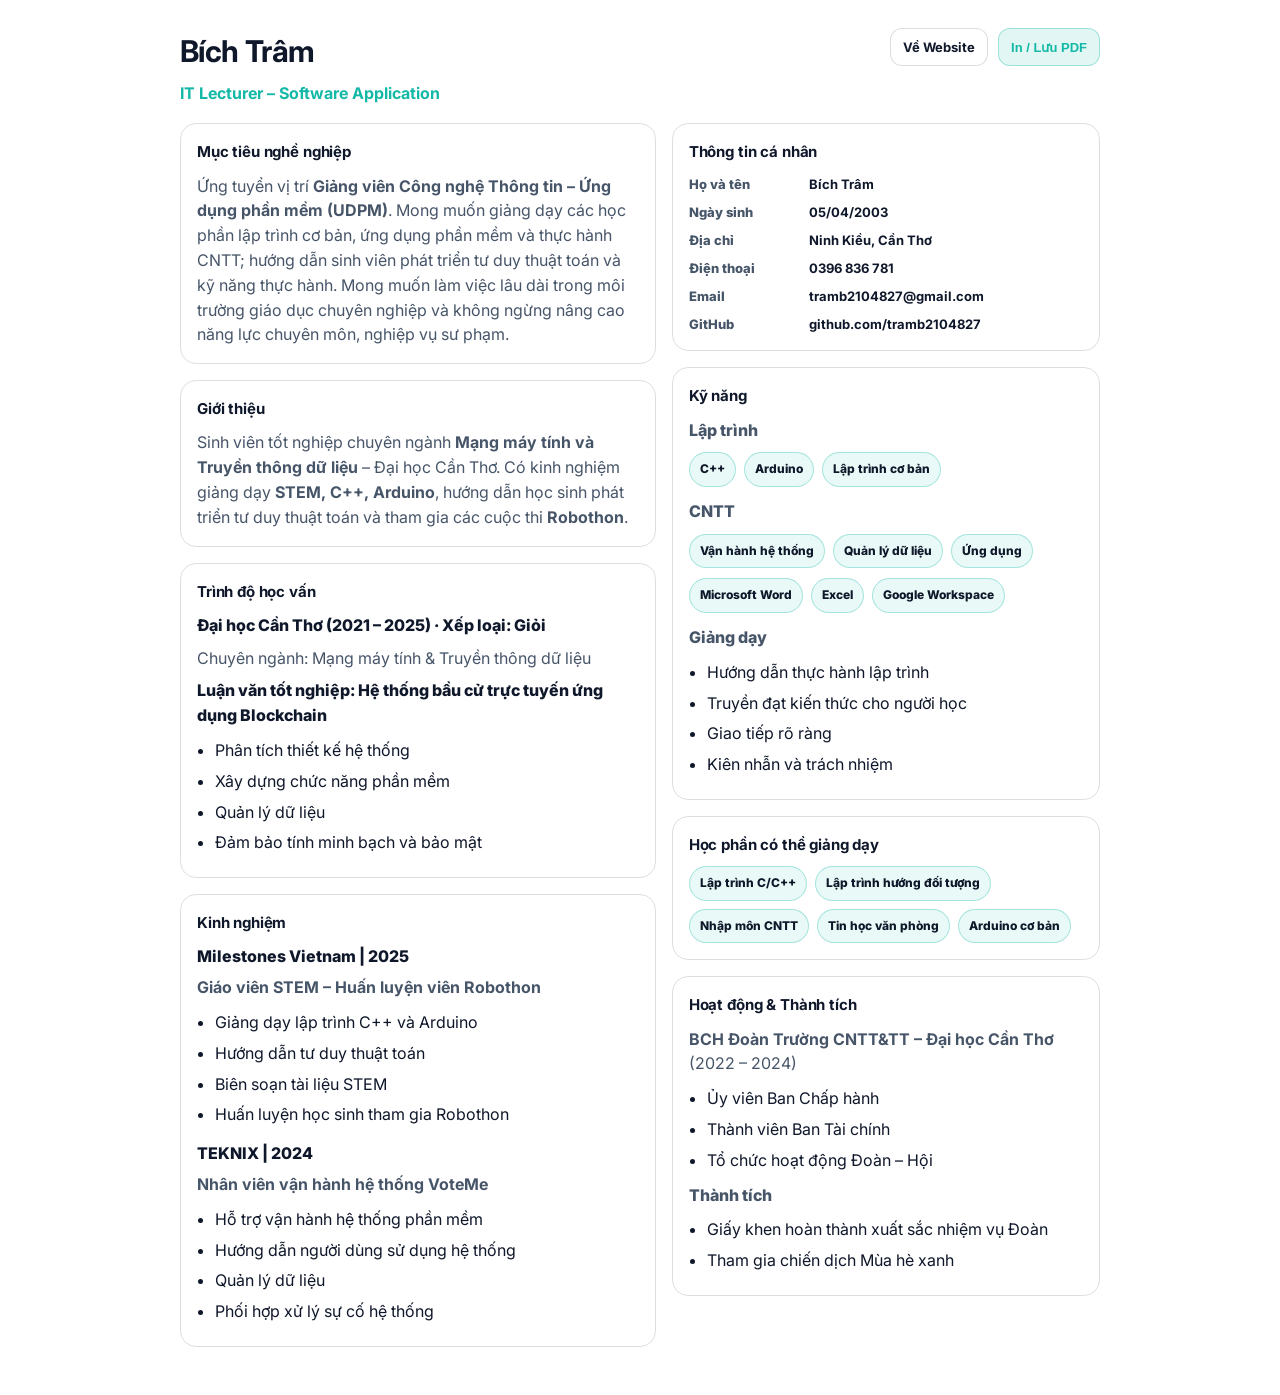
<file: cv.html>
<!doctype html>
<html lang="vi">
  <head>
    <meta charset="UTF-8" />
    <meta name="viewport" content="width=device-width, initial-scale=1" />
    <title>CV – Bích Trâm</title>
    <link rel="preconnect" href="https://fonts.googleapis.com" />
    <link rel="preconnect" href="https://fonts.gstatic.com" crossorigin />
    <link
      href="https://fonts.googleapis.com/css2?family=Inter:wght@400;500;600;700&display=swap"
      rel="stylesheet"
    />
    <style>
      :root {
        --teal: #14b8a6;
        --text: #0f172a;
        --muted: #475569;
        --border: rgba(15, 23, 42, 0.14);
      }
      * {
        box-sizing: border-box;
      }
      body {
        margin: 0;
        font-family: Inter, system-ui, -apple-system, Segoe UI, Roboto, Arial, sans-serif;
        color: var(--text);
        line-height: 1.55;
        background: #fff;
      }
      a {
        color: inherit;
        text-decoration: none;
      }
      .wrap {
        width: min(920px, calc(100% - 40px));
        margin: 28px auto 48px;
      }
      .topbar {
        display: flex;
        align-items: flex-start;
        justify-content: space-between;
        gap: 14px;
        margin-bottom: 18px;
      }
      .name {
        margin: 0;
        font-size: 30px;
        letter-spacing: -0.02em;
      }
      .role {
        margin: 6px 0 0;
        font-weight: 700;
        color: var(--teal);
      }
      .actions {
        display: flex;
        gap: 10px;
        flex-wrap: wrap;
        justify-content: flex-end;
      }
      .btn {
        border: 1px solid var(--border);
        padding: 8px 12px;
        border-radius: 12px;
        font-weight: 700;
        font-size: 13px;
        background: #fff;
      }
      .btn.primary {
        border-color: rgba(20, 184, 166, 0.35);
        background: rgba(20, 184, 166, 0.12);
        color: var(--teal);
      }
      .grid {
        display: grid;
        grid-template-columns: 1fr 0.9fr;
        gap: 16px;
        align-items: start;
      }
      .card {
        border: 1px solid var(--border);
        border-radius: 16px;
        padding: 16px;
      }
      h2 {
        margin: 0 0 10px;
        font-size: 15px;
        letter-spacing: -0.01em;
      }
      .muted {
        color: var(--muted);
      }
      .kv {
        display: grid;
        grid-template-columns: 110px 1fr;
        gap: 8px 10px;
        font-size: 13px;
      }
      .k {
        color: var(--muted);
        font-weight: 800;
      }
      .v {
        font-weight: 700;
      }
      ul {
        margin: 10px 0 0;
        padding-left: 18px;
      }
      li {
        margin: 6px 0;
      }
      .chiprow {
        display: flex;
        flex-wrap: wrap;
        gap: 8px;
        margin-top: 10px;
      }
      .chip {
        border: 1px solid rgba(20, 184, 166, 0.32);
        background: rgba(20, 184, 166, 0.09);
        padding: 7px 10px;
        border-radius: 999px;
        font-weight: 800;
        font-size: 12px;
      }
      .section {
        margin-top: 16px;
      }
      .subhead {
        font-weight: 800;
        margin: 8px 0 0;
      }
      @media print {
        .actions {
          display: none;
        }
        .wrap {
          margin: 0;
          width: 100%;
        }
      }
      @media (max-width: 860px) {
        .grid {
          grid-template-columns: 1fr;
        }
        .actions {
          justify-content: flex-start;
        }
      }
    </style>
  </head>
  <body>
    <div class="wrap">
      <div class="topbar">
        <div>
          <h1 class="name">Bích Trâm</h1>
          <p class="role">IT Lecturer – Software Application</p>
        </div>
        <div class="actions">
          <a class="btn" href="index.html">Về Website</a>
          <button class="btn primary" type="button" onclick="window.print()">In / Lưu PDF</button>
        </div>
      </div>

      <div class="grid">
        <div>
          <div class="card">
            <h2>Mục tiêu nghề nghiệp</h2>
            <p class="muted" style="margin: 0">
              Ứng tuyển vị trí <strong>Giảng viên Công nghệ Thông tin – Ứng dụng phần mềm (UDPM)</strong>.
              Mong muốn giảng dạy các học phần lập trình cơ bản, ứng dụng phần mềm và thực hành CNTT; hướng dẫn sinh viên
              phát triển tư duy thuật toán và kỹ năng thực hành. Mong muốn làm việc lâu dài trong môi trường giáo dục
              chuyên nghiệp và không ngừng nâng cao năng lực chuyên môn, nghiệp vụ sư phạm.
            </p>
          </div>

          <div class="card section">
            <h2>Giới thiệu</h2>
            <p class="muted" style="margin: 0">
              Sinh viên tốt nghiệp chuyên ngành <strong>Mạng máy tính và Truyền thông dữ liệu</strong> – Đại học Cần Thơ.
              Có kinh nghiệm giảng dạy <strong>STEM, C++, Arduino</strong>, hướng dẫn học sinh phát triển tư duy thuật toán
              và tham gia các cuộc thi <strong>Robothon</strong>.
            </p>
          </div>

          <div class="card section">
            <h2>Trình độ học vấn</h2>
            <p class="subhead" style="margin: 0">Đại học Cần Thơ (2021 – 2025) · Xếp loại: Giỏi</p>
            <p class="muted" style="margin: 8px 0 0">
              Chuyên ngành: Mạng máy tính & Truyền thông dữ liệu
            </p>
            <p class="subhead">Luận văn tốt nghiệp: Hệ thống bầu cử trực tuyến ứng dụng Blockchain</p>
            <ul>
              <li>Phân tích thiết kế hệ thống</li>
              <li>Xây dựng chức năng phần mềm</li>
              <li>Quản lý dữ liệu</li>
              <li>Đảm bảo tính minh bạch và bảo mật</li>
            </ul>
          </div>

          <div class="card section">
            <h2>Kinh nghiệm</h2>
            <p class="subhead" style="margin: 0">Milestones Vietnam | 2025</p>
            <p class="muted" style="margin: 6px 0 0"><strong>Giáo viên STEM – Huấn luyện viên Robothon</strong></p>
            <ul>
              <li>Giảng dạy lập trình C++ và Arduino</li>
              <li>Hướng dẫn tư duy thuật toán</li>
              <li>Biên soạn tài liệu STEM</li>
              <li>Huấn luyện học sinh tham gia Robothon</li>
            </ul>

            <p class="subhead" style="margin-top: 14px">TEKNIX | 2024</p>
            <p class="muted" style="margin: 6px 0 0"><strong>Nhân viên vận hành hệ thống VoteMe</strong></p>
            <ul>
              <li>Hỗ trợ vận hành hệ thống phần mềm</li>
              <li>Hướng dẫn người dùng sử dụng hệ thống</li>
              <li>Quản lý dữ liệu</li>
              <li>Phối hợp xử lý sự cố hệ thống</li>
            </ul>
          </div>
        </div>

        <div>
          <div class="card">
            <h2>Thông tin cá nhân</h2>
            <div class="kv">
              <div class="k">Họ và tên</div>
              <div class="v">Bích Trâm</div>
              <div class="k">Ngày sinh</div>
              <div class="v">05/04/2003</div>
              <div class="k">Địa chỉ</div>
              <div class="v">Ninh Kiều, Cần Thơ</div>
              <div class="k">Điện thoại</div>
              <div class="v"><a href="tel:+84396836781">0396 836 781</a></div>
              <div class="k">Email</div>
              <div class="v"><a href="mailto:tramb2104827@gmail.com">tramb2104827@gmail.com</a></div>
              <div class="k">GitHub</div>
              <div class="v">
                <a href="https://github.com/tramb2104827" target="_blank" rel="noreferrer"
                  >github.com/tramb2104827</a
                >
              </div>
            </div>
          </div>

          <div class="card section">
            <h2>Kỹ năng</h2>
            <div class="muted" style="font-weight: 800; margin-top: 10px">Lập trình</div>
            <div class="chiprow">
              <span class="chip">C++</span>
              <span class="chip">Arduino</span>
              <span class="chip">Lập trình cơ bản</span>
            </div>

            <div class="muted" style="font-weight: 800; margin-top: 12px">CNTT</div>
            <div class="chiprow">
              <span class="chip">Vận hành hệ thống</span>
              <span class="chip">Quản lý dữ liệu</span>
              <span class="chip">Ứng dụng</span>
            </div>
            <div class="chiprow">
              <span class="chip">Microsoft Word</span>
              <span class="chip">Excel</span>
              <span class="chip">Google Workspace</span>
            </div>

            <div class="muted" style="font-weight: 800; margin-top: 12px">Giảng dạy</div>
            <ul>
              <li>Hướng dẫn thực hành lập trình</li>
              <li>Truyền đạt kiến thức cho người học</li>
              <li>Giao tiếp rõ ràng</li>
              <li>Kiên nhẫn và trách nhiệm</li>
            </ul>
          </div>

          <div class="card section">
            <h2>Học phần có thể giảng dạy</h2>
            <div class="chiprow">
              <span class="chip">Lập trình C/C++</span>
              <span class="chip">Lập trình hướng đối tượng</span>
              <span class="chip">Nhập môn CNTT</span>
              <span class="chip">Tin học văn phòng</span>
              <span class="chip">Arduino cơ bản</span>
            </div>
          </div>

          <div class="card section">
            <h2>Hoạt động & Thành tích</h2>
            <p class="muted" style="margin: 0">
              <strong>BCH Đoàn Trường CNTT&TT – Đại học Cần Thơ</strong> (2022 – 2024)
            </p>
            <ul>
              <li>Ủy viên Ban Chấp hành</li>
              <li>Thành viên Ban Tài chính</li>
              <li>Tổ chức hoạt động Đoàn – Hội</li>
            </ul>
            <div class="muted" style="font-weight: 800; margin-top: 10px">Thành tích</div>
            <ul>
              <li>Giấy khen hoàn thành xuất sắc nhiệm vụ Đoàn</li>
              <li>Tham gia chiến dịch Mùa hè xanh</li>
            </ul>
          </div>
        </div>
      </div>
    </div>
  </body>
</html>
</file>
